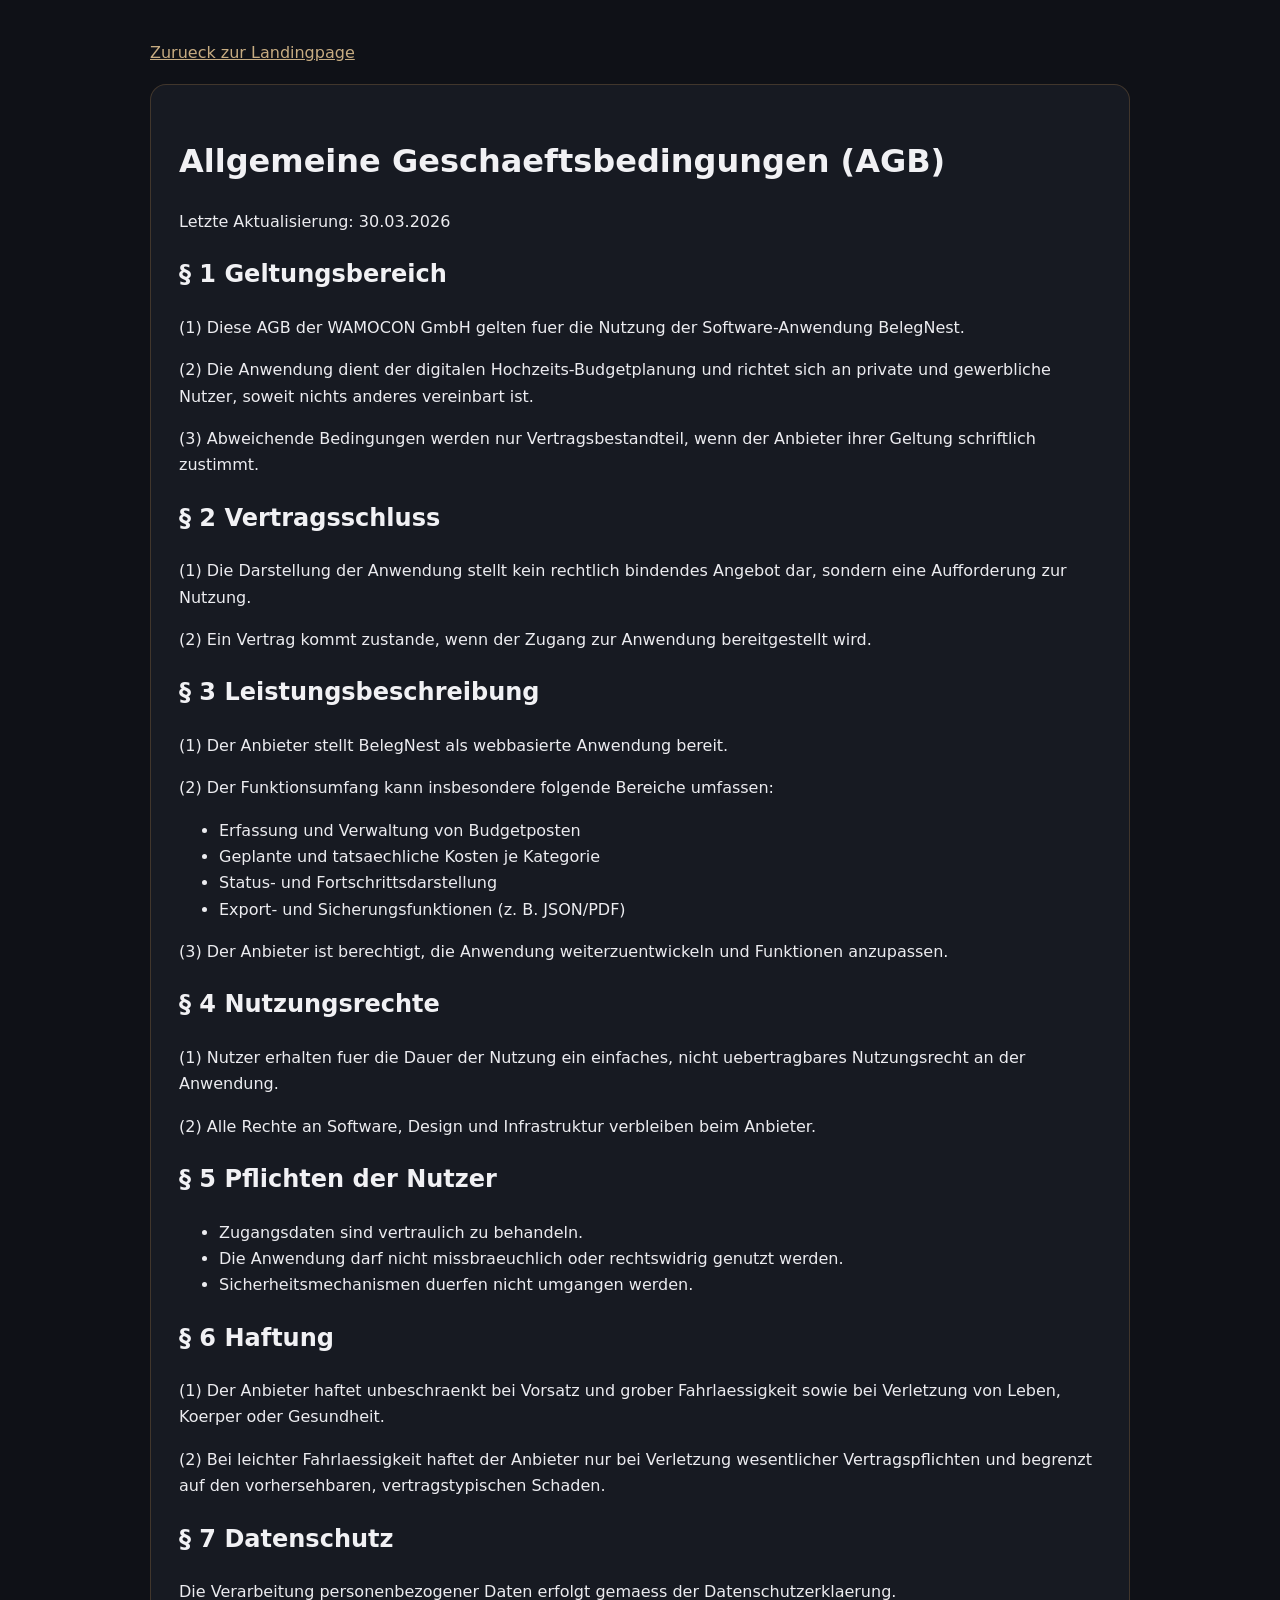
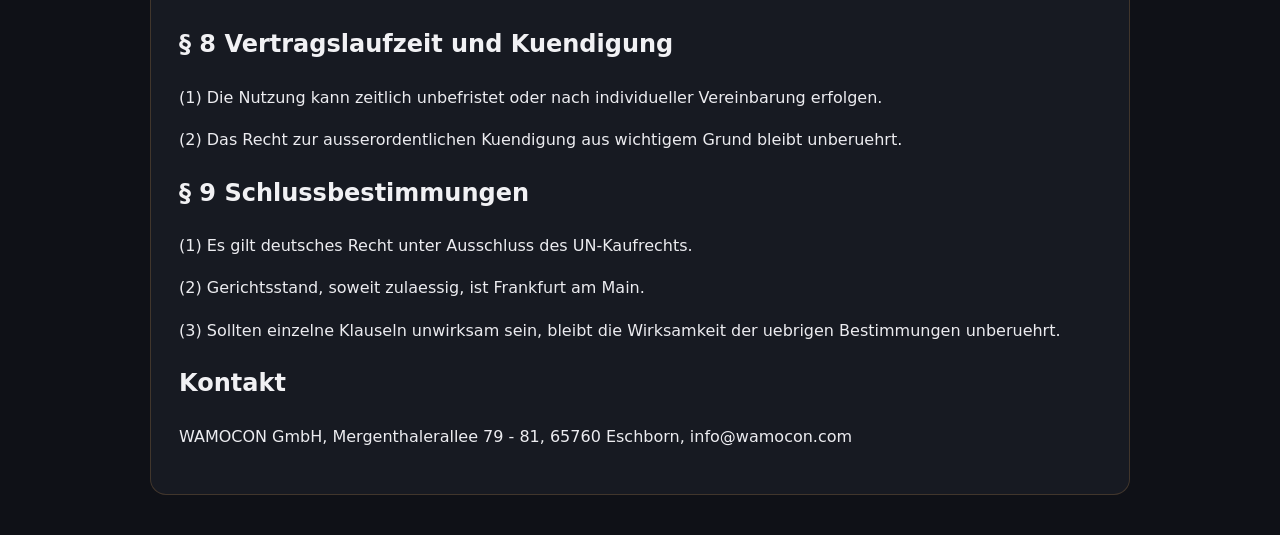
<file: agb.html>
<!DOCTYPE html>
<html lang="de">
<head>
  <meta charset="UTF-8">
  <meta name="viewport" content="width=device-width, initial-scale=1.0">
  <title>AGB | BelegNest</title>
  <style>
    body{font-family:Inter,system-ui,sans-serif;background:#0f1117;color:#ececf0;margin:0;line-height:1.65}
    .wrap{max-width:980px;margin:0 auto;padding:40px 20px}
    .card{background:#171a22;border:1px solid rgba(143,106,63,.35);border-radius:16px;padding:28px}
    h1,h2{color:#f1f1f4}
    a{color:#c7ac82}
    .top{margin-bottom:18px}
  </style>
</head>
<body>
  <div class="wrap">
    <div class="top"><a href="index.html">Zurueck zur Landingpage</a></div>
    <div class="card">
      <h1>Allgemeine Geschaeftsbedingungen (AGB)</h1>
      <p>Letzte Aktualisierung: 30.03.2026</p>

      <h2>§ 1 Geltungsbereich</h2>
      <p>(1) Diese AGB der WAMOCON GmbH gelten fuer die Nutzung der Software-Anwendung BelegNest.</p>
      <p>(2) Die Anwendung dient der digitalen Hochzeits-Budgetplanung und richtet sich an private und gewerbliche Nutzer, soweit nichts anderes vereinbart ist.</p>
      <p>(3) Abweichende Bedingungen werden nur Vertragsbestandteil, wenn der Anbieter ihrer Geltung schriftlich zustimmt.</p>

      <h2>§ 2 Vertragsschluss</h2>
      <p>(1) Die Darstellung der Anwendung stellt kein rechtlich bindendes Angebot dar, sondern eine Aufforderung zur Nutzung.</p>
      <p>(2) Ein Vertrag kommt zustande, wenn der Zugang zur Anwendung bereitgestellt wird.</p>

      <h2>§ 3 Leistungsbeschreibung</h2>
      <p>(1) Der Anbieter stellt BelegNest als webbasierte Anwendung bereit.</p>
      <p>(2) Der Funktionsumfang kann insbesondere folgende Bereiche umfassen:</p>
      <ul>
        <li>Erfassung und Verwaltung von Budgetposten</li>
        <li>Geplante und tatsaechliche Kosten je Kategorie</li>
        <li>Status- und Fortschrittsdarstellung</li>
        <li>Export- und Sicherungsfunktionen (z. B. JSON/PDF)</li>
      </ul>
      <p>(3) Der Anbieter ist berechtigt, die Anwendung weiterzuentwickeln und Funktionen anzupassen.</p>

      <h2>§ 4 Nutzungsrechte</h2>
      <p>(1) Nutzer erhalten fuer die Dauer der Nutzung ein einfaches, nicht uebertragbares Nutzungsrecht an der Anwendung.</p>
      <p>(2) Alle Rechte an Software, Design und Infrastruktur verbleiben beim Anbieter.</p>

      <h2>§ 5 Pflichten der Nutzer</h2>
      <ul>
        <li>Zugangsdaten sind vertraulich zu behandeln.</li>
        <li>Die Anwendung darf nicht missbraeuchlich oder rechtswidrig genutzt werden.</li>
        <li>Sicherheitsmechanismen duerfen nicht umgangen werden.</li>
      </ul>

      <h2>§ 6 Haftung</h2>
      <p>(1) Der Anbieter haftet unbeschraenkt bei Vorsatz und grober Fahrlaessigkeit sowie bei Verletzung von Leben, Koerper oder Gesundheit.</p>
      <p>(2) Bei leichter Fahrlaessigkeit haftet der Anbieter nur bei Verletzung wesentlicher Vertragspflichten und begrenzt auf den vorhersehbaren, vertragstypischen Schaden.</p>

      <h2>§ 7 Datenschutz</h2>
      <p>Die Verarbeitung personenbezogener Daten erfolgt gemaess der Datenschutzerklaerung.</p>

      <h2>§ 8 Vertragslaufzeit und Kuendigung</h2>
      <p>(1) Die Nutzung kann zeitlich unbefristet oder nach individueller Vereinbarung erfolgen.</p>
      <p>(2) Das Recht zur ausserordentlichen Kuendigung aus wichtigem Grund bleibt unberuehrt.</p>

      <h2>§ 9 Schlussbestimmungen</h2>
      <p>(1) Es gilt deutsches Recht unter Ausschluss des UN-Kaufrechts.</p>
      <p>(2) Gerichtsstand, soweit zulaessig, ist Frankfurt am Main.</p>
      <p>(3) Sollten einzelne Klauseln unwirksam sein, bleibt die Wirksamkeit der uebrigen Bestimmungen unberuehrt.</p>

      <h2>Kontakt</h2>
      <p>WAMOCON GmbH, Mergenthalerallee 79 - 81, 65760 Eschborn, info@wamocon.com</p>
    </div>
  </div>
</body>
</html>
</file>
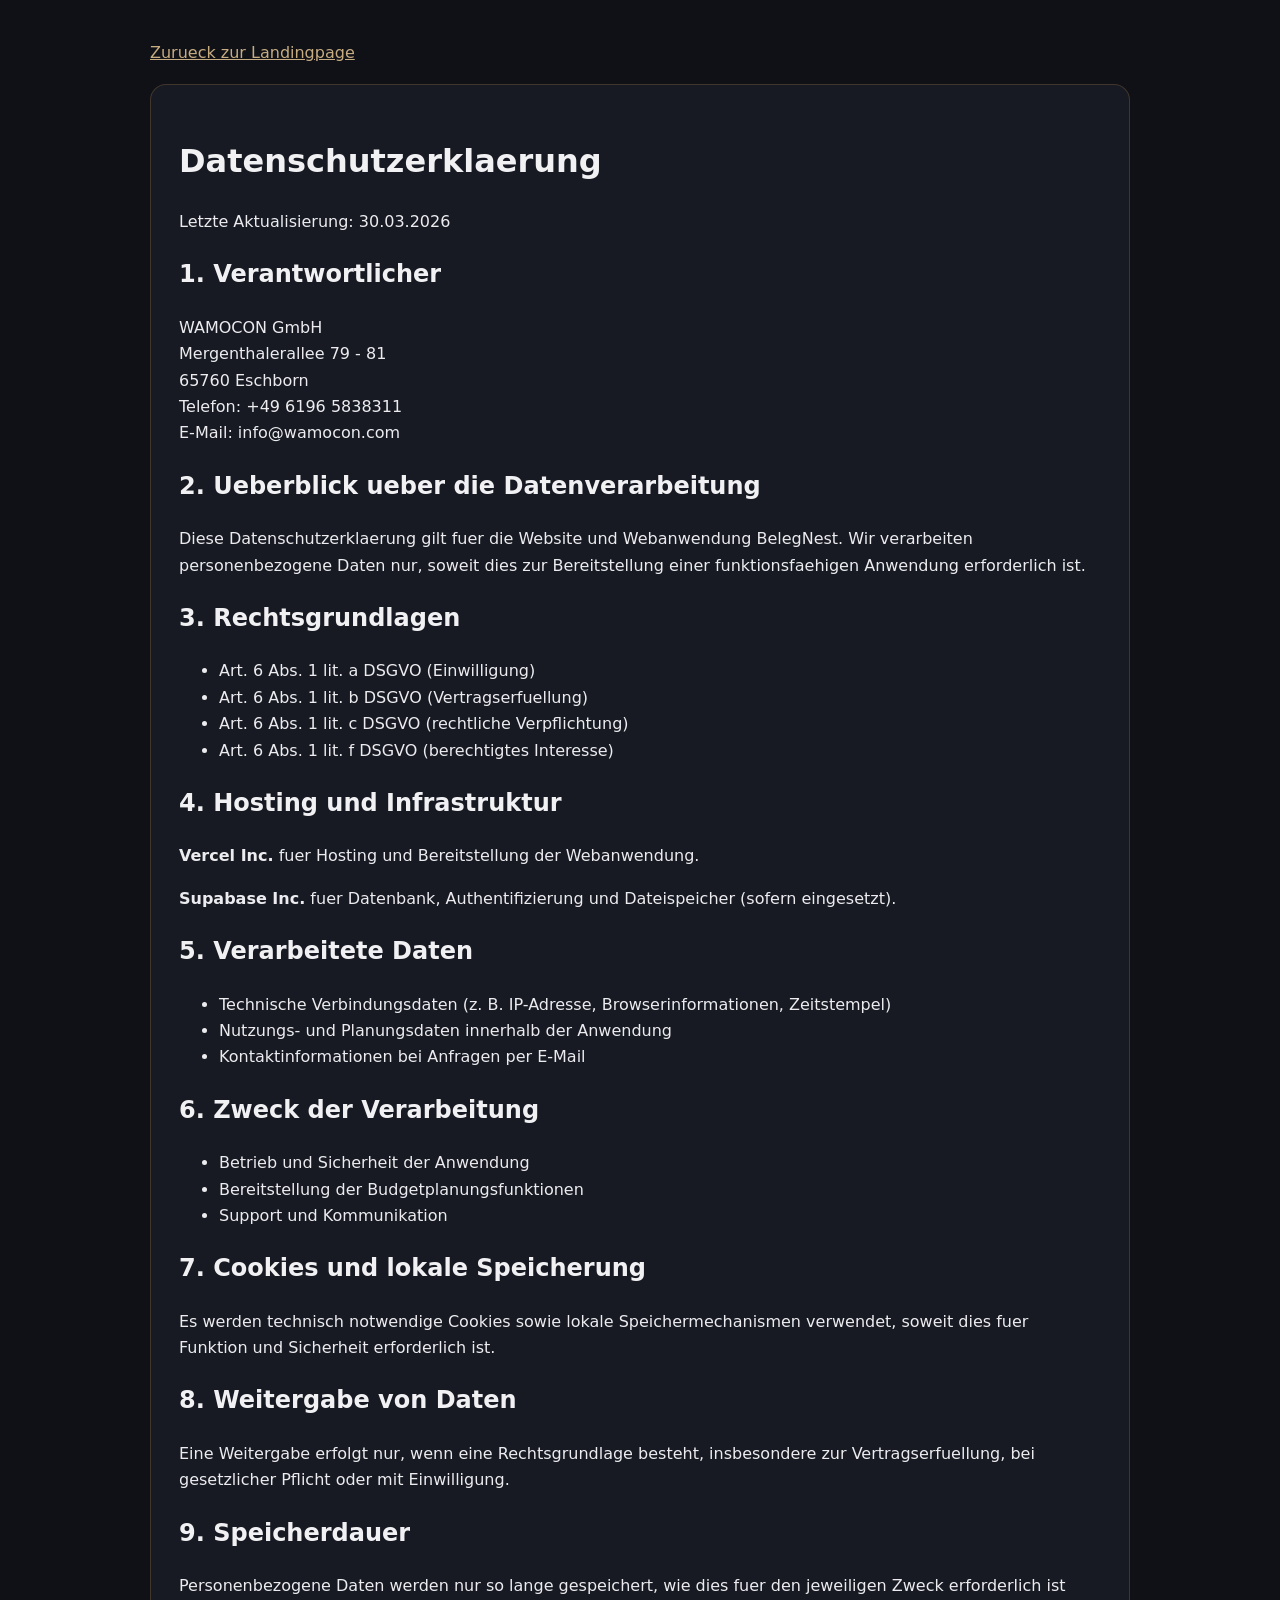
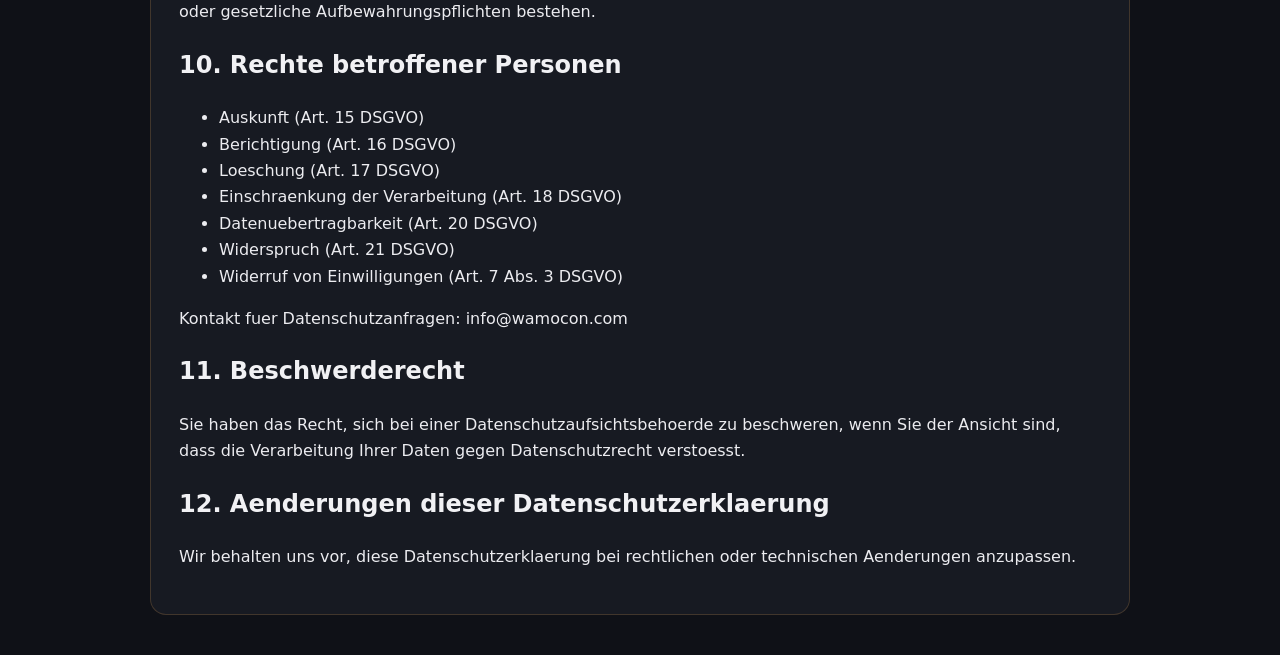
<file: datenschutz.html>
<!DOCTYPE html>
<html lang="de">
<head>
  <meta charset="UTF-8">
  <meta name="viewport" content="width=device-width, initial-scale=1.0">
  <title>Datenschutz | BelegNest</title>
  <style>
    body{font-family:Inter,system-ui,sans-serif;background:#0f1117;color:#ececf0;margin:0;line-height:1.65}
    .wrap{max-width:980px;margin:0 auto;padding:40px 20px}
    .card{background:#171a22;border:1px solid rgba(143,106,63,.35);border-radius:16px;padding:28px}
    h1,h2{color:#f1f1f4}
    a{color:#c7ac82}
    .top{margin-bottom:18px}
  </style>
</head>
<body>
  <div class="wrap">
    <div class="top"><a href="index.html">Zurueck zur Landingpage</a></div>
    <div class="card">
      <h1>Datenschutzerklaerung</h1>
      <p>Letzte Aktualisierung: 30.03.2026</p>

      <h2>1. Verantwortlicher</h2>
      <p>
        WAMOCON GmbH<br>
        Mergenthalerallee 79 - 81<br>
        65760 Eschborn<br>
        Telefon: +49 6196 5838311<br>
        E-Mail: info@wamocon.com
      </p>

      <h2>2. Ueberblick ueber die Datenverarbeitung</h2>
      <p>Diese Datenschutzerklaerung gilt fuer die Website und Webanwendung BelegNest. Wir verarbeiten personenbezogene Daten nur, soweit dies zur Bereitstellung einer funktionsfaehigen Anwendung erforderlich ist.</p>

      <h2>3. Rechtsgrundlagen</h2>
      <ul>
        <li>Art. 6 Abs. 1 lit. a DSGVO (Einwilligung)</li>
        <li>Art. 6 Abs. 1 lit. b DSGVO (Vertragserfuellung)</li>
        <li>Art. 6 Abs. 1 lit. c DSGVO (rechtliche Verpflichtung)</li>
        <li>Art. 6 Abs. 1 lit. f DSGVO (berechtigtes Interesse)</li>
      </ul>

      <h2>4. Hosting und Infrastruktur</h2>
      <p><strong>Vercel Inc.</strong> fuer Hosting und Bereitstellung der Webanwendung.</p>
      <p><strong>Supabase Inc.</strong> fuer Datenbank, Authentifizierung und Dateispeicher (sofern eingesetzt).</p>

      <h2>5. Verarbeitete Daten</h2>
      <ul>
        <li>Technische Verbindungsdaten (z. B. IP-Adresse, Browserinformationen, Zeitstempel)</li>
        <li>Nutzungs- und Planungsdaten innerhalb der Anwendung</li>
        <li>Kontaktinformationen bei Anfragen per E-Mail</li>
      </ul>

      <h2>6. Zweck der Verarbeitung</h2>
      <ul>
        <li>Betrieb und Sicherheit der Anwendung</li>
        <li>Bereitstellung der Budgetplanungsfunktionen</li>
        <li>Support und Kommunikation</li>
      </ul>

      <h2>7. Cookies und lokale Speicherung</h2>
      <p>Es werden technisch notwendige Cookies sowie lokale Speichermechanismen verwendet, soweit dies fuer Funktion und Sicherheit erforderlich ist.</p>

      <h2>8. Weitergabe von Daten</h2>
      <p>Eine Weitergabe erfolgt nur, wenn eine Rechtsgrundlage besteht, insbesondere zur Vertragserfuellung, bei gesetzlicher Pflicht oder mit Einwilligung.</p>

      <h2>9. Speicherdauer</h2>
      <p>Personenbezogene Daten werden nur so lange gespeichert, wie dies fuer den jeweiligen Zweck erforderlich ist oder gesetzliche Aufbewahrungspflichten bestehen.</p>

      <h2>10. Rechte betroffener Personen</h2>
      <ul>
        <li>Auskunft (Art. 15 DSGVO)</li>
        <li>Berichtigung (Art. 16 DSGVO)</li>
        <li>Loeschung (Art. 17 DSGVO)</li>
        <li>Einschraenkung der Verarbeitung (Art. 18 DSGVO)</li>
        <li>Datenuebertragbarkeit (Art. 20 DSGVO)</li>
        <li>Widerspruch (Art. 21 DSGVO)</li>
        <li>Widerruf von Einwilligungen (Art. 7 Abs. 3 DSGVO)</li>
      </ul>
      <p>Kontakt fuer Datenschutzanfragen: info@wamocon.com</p>

      <h2>11. Beschwerderecht</h2>
      <p>Sie haben das Recht, sich bei einer Datenschutzaufsichtsbehoerde zu beschweren, wenn Sie der Ansicht sind, dass die Verarbeitung Ihrer Daten gegen Datenschutzrecht verstoesst.</p>

      <h2>12. Aenderungen dieser Datenschutzerklaerung</h2>
      <p>Wir behalten uns vor, diese Datenschutzerklaerung bei rechtlichen oder technischen Aenderungen anzupassen.</p>
    </div>
  </div>
</body>
</html>
</file>
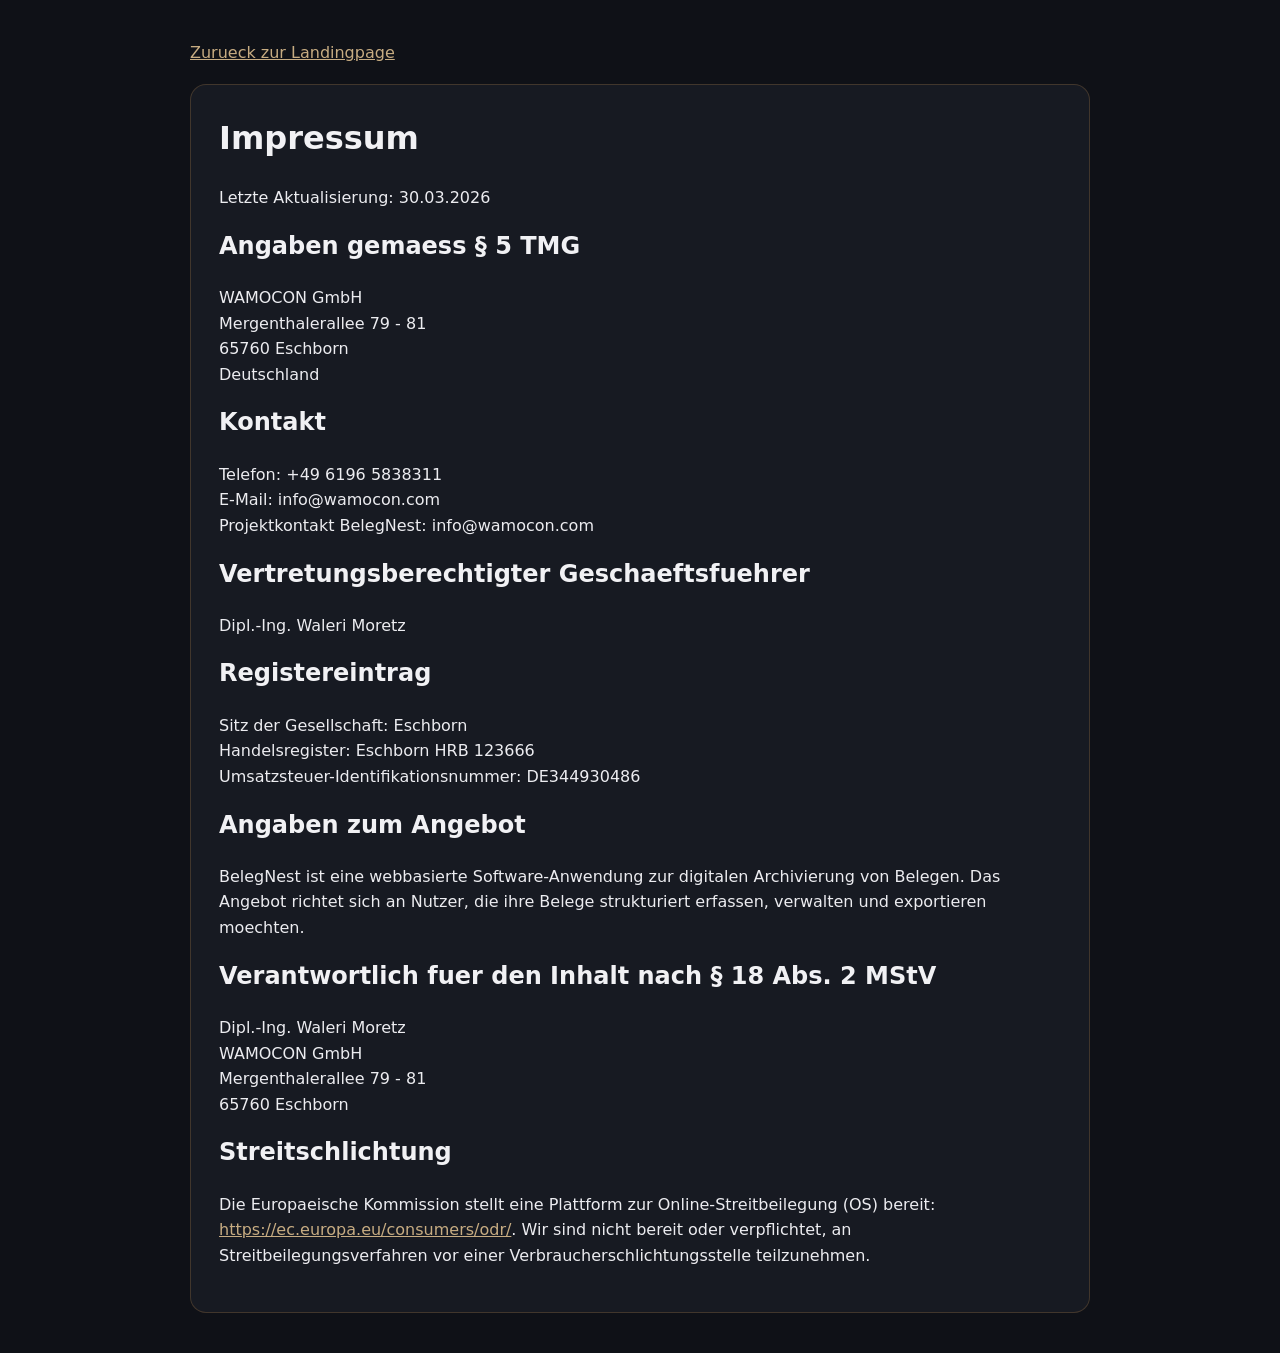
<file: impressum.html>
<!DOCTYPE html>
<html lang="de">
<head>
  <meta charset="UTF-8">
  <meta name="viewport" content="width=device-width, initial-scale=1.0">
  <title>Impressum | BelegNest</title>
  <style>
    body{font-family:Inter,system-ui,sans-serif;background:#0f1117;color:#ececf0;margin:0;line-height:1.6}
    .wrap{max-width:900px;margin:0 auto;padding:40px 20px}
    .card{background:#171a22;border:1px solid rgba(143,106,63,.35);border-radius:16px;padding:28px}
    h1,h2{margin-top:0;color:#f1f1f4}
    a{color:#c7ac82}
    .top{margin-bottom:18px}
  </style>
</head>
<body>
  <div class="wrap">
    <div class="top"><a href="index.html">Zurueck zur Landingpage</a></div>
    <div class="card">
      <h1>Impressum</h1>
      <p>Letzte Aktualisierung: 30.03.2026</p>

      <h2>Angaben gemaess § 5 TMG</h2>
      <p>
        WAMOCON GmbH<br>
        Mergenthalerallee 79 - 81<br>
        65760 Eschborn<br>
        Deutschland
      </p>

      <h2>Kontakt</h2>
      <p>
        Telefon: +49 6196 5838311<br>
        E-Mail: info@wamocon.com<br>
        Projektkontakt BelegNest: info@wamocon.com
      </p>

      <h2>Vertretungsberechtigter Geschaeftsfuehrer</h2>
      <p>Dipl.-Ing. Waleri Moretz</p>

      <h2>Registereintrag</h2>
      <p>
        Sitz der Gesellschaft: Eschborn<br>
        Handelsregister: Eschborn HRB 123666<br>
        Umsatzsteuer-Identifikationsnummer: DE344930486
      </p>

      <h2>Angaben zum Angebot</h2>
      <p>
        BelegNest ist eine webbasierte Software-Anwendung zur digitalen Archivierung von Belegen. Das Angebot richtet sich an Nutzer, die ihre Belege strukturiert erfassen, verwalten und exportieren moechten.
      </p>

      <h2>Verantwortlich fuer den Inhalt nach § 18 Abs. 2 MStV</h2>
      <p>
        Dipl.-Ing. Waleri Moretz<br>
        WAMOCON GmbH<br>
        Mergenthalerallee 79 - 81<br>
        65760 Eschborn
      </p>

      <h2>Streitschlichtung</h2>
      <p>
        Die Europaeische Kommission stellt eine Plattform zur Online-Streitbeilegung (OS) bereit:
        <a href="https://ec.europa.eu/consumers/odr/" target="_blank" rel="noopener noreferrer">https://ec.europa.eu/consumers/odr/</a>.
        Wir sind nicht bereit oder verpflichtet, an Streitbeilegungsverfahren vor einer Verbraucherschlichtungsstelle teilzunehmen.
      </p>
    </div>
  </div>
</body>
</html>
</file>
